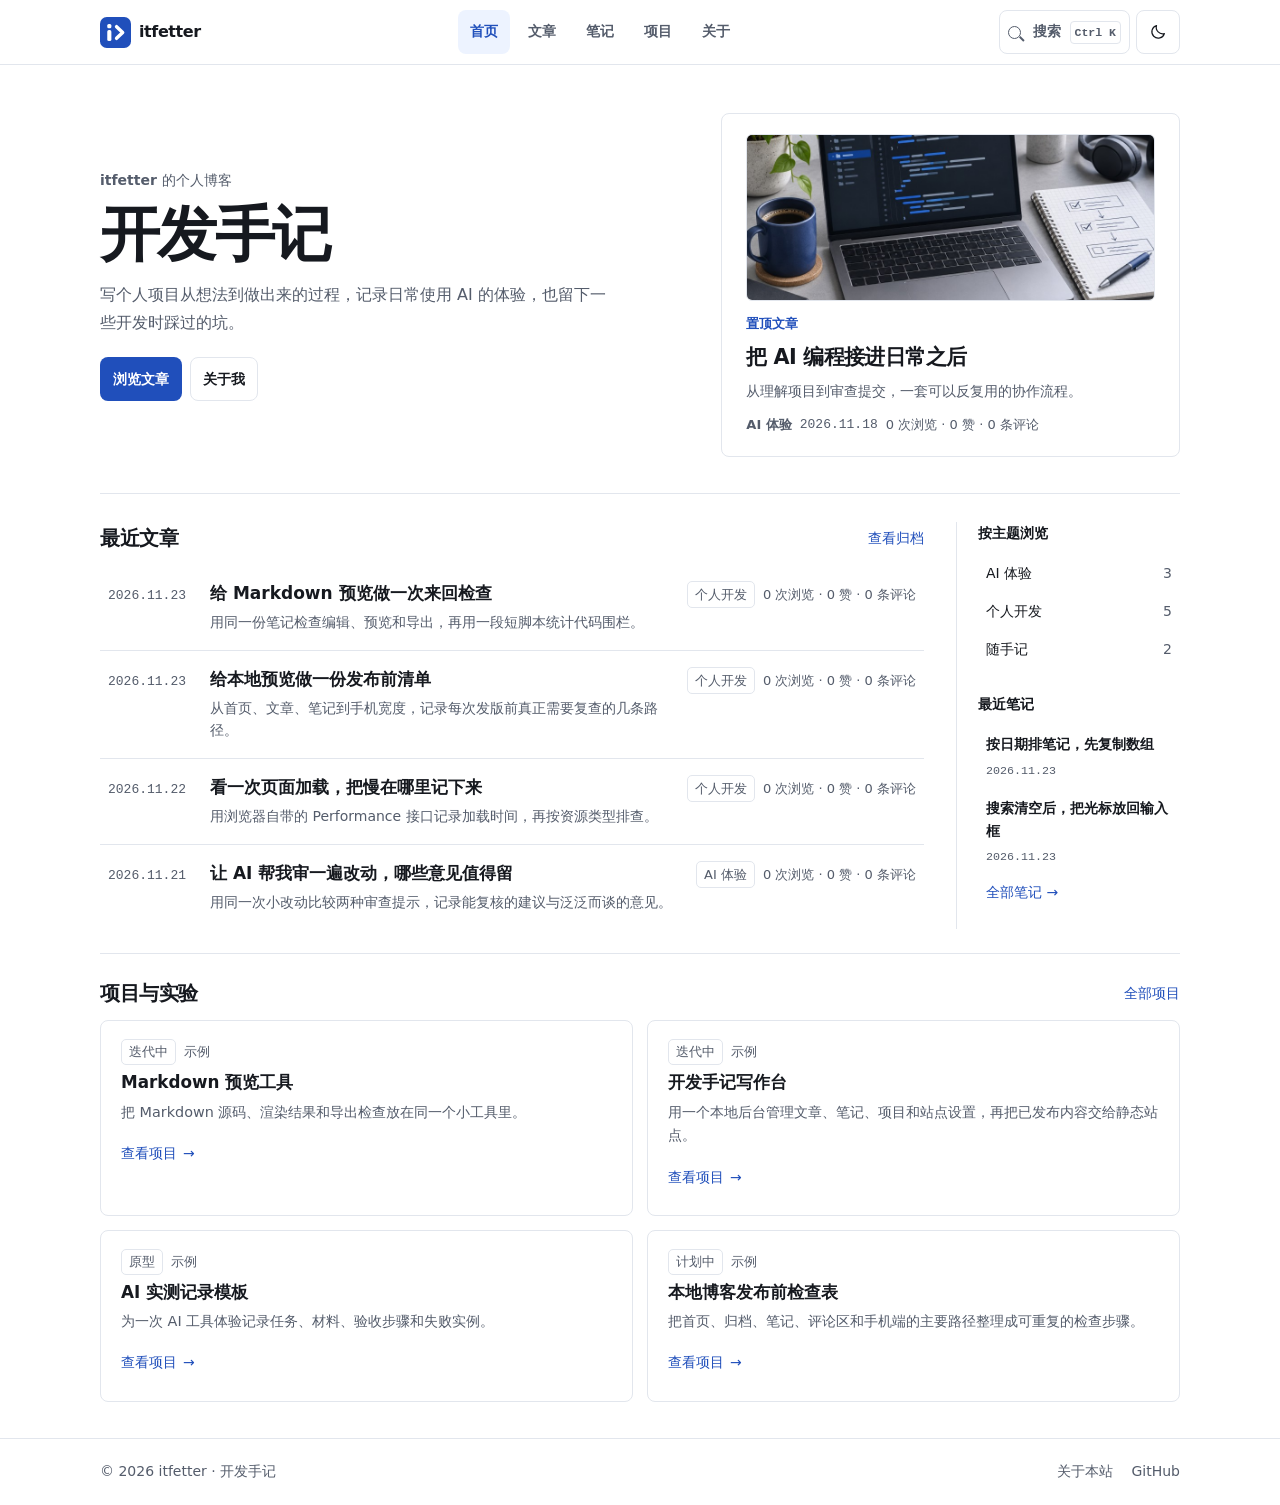
<file: index.html>
<!doctype html>
<html lang="zh-CN">
<head>
  <meta charset="utf-8">
  <meta name="viewport" content="width=device-width, initial-scale=1">
  <meta name="description" content="itfetter 的个人博客，记录个人开发、AI 工具实测和日常技术笔记。">
  <title>itfetter · 开发手记</title>
  <script>
    try {
      const saved = localStorage.getItem('itfetter-theme');
      if (saved) document.documentElement.dataset.theme = saved;
    } catch {}
  </script>
  <link rel="stylesheet" href="./styles.css">
  <link rel="icon" type="image/svg+xml" href="./assets/itfetter-icon.svg">
</head>
<body>
  <a class="skip" href="#main">跳到正文</a>
  <div class="progress" id="progress" aria-hidden="true"></div>
  <header class="header">
    <div class="wrap header-inner">
      <a class="brand" href="#home"><img class="mark" src="./assets/itfetter-icon.svg" alt="" width="31" height="31"><span id="brand-name">itfetter</span></a>
      <nav class="nav" aria-label="主导航"><a href="#home">首页</a><a href="#archive">文章</a><a href="#notes">笔记</a><a href="#projects">项目</a><a href="#about">关于</a></nav>
      <div class="tools">
        <button class="icon search-button" id="open-search" aria-label="站内搜索"><span class="lens" aria-hidden="true"></span><span>搜索</span><kbd aria-hidden="true">Ctrl K</kbd></button>
        <button class="icon" id="theme" aria-label="切换配色"></button>
      </div>
    </div>
    <div class="wrap" id="article-return" hidden><a class="back" href="#archive"><span aria-hidden="true">←</span>返回</a></div>
  </header>
  <main id="main" class="wrap" tabindex="-1"><noscript>请启用 JavaScript 浏览博客原型。</noscript></main>
  <footer><div class="wrap footer-inner"><span id="footer-brand"></span><div class="footer-links"><a href="#about">关于本站</a><a id="github-link" hidden>GitHub</a></div></div></footer>
  <dialog class="search-dialog" id="search" aria-labelledby="search-label">
    <div class="search-heading"><h2 id="search-label">站内搜索</h2><form method="dialog"><button class="icon" aria-label="关闭搜索">×</button></form></div>
    <div class="search-form"><span class="lens" aria-hidden="true"></span><input type="search" id="query" role="combobox" aria-autocomplete="list" aria-expanded="true" aria-controls="results" aria-label="搜索关键词" placeholder="输入标题、主题或关键词" autocomplete="off" autofocus></div>
    <p class="search-count" id="search-count" role="status"></p>
    <div class="search-results" id="results" role="listbox" aria-label="搜索结果"></div>
    <div class="search-help"><span><kbd>↑</kbd> <kbd>↓</kbd> 选择</span><span><kbd>Enter</kbd> 打开</span><span><kbd>Esc</kbd> 关闭</span></div>
  </dialog>
  <script src="./content.js"></script>
  <script src="./markdown.js"></script>
  <script>
    const {topics, posts, notes, projects, settings} = window.blogContent;
    const {escape:escapeHtml, blocks:markdownBlocks, render:renderMarkdown,coverImage} = window.blogMarkdown;
    posts.sort((a,b) => b.date.localeCompare(a.date));
    notes.sort((a,b) => b.date.localeCompare(a.date));
    document.querySelector('#brand-name').textContent = settings.author;
    document.querySelector('#footer-brand').textContent = `© ${new Date().getFullYear()} ${settings.author} · ${settings.title}`;
    document.querySelector('meta[name="description"]').content = settings.description;
    const github = document.querySelector('#github-link');
    if (settings.github) {
      github.href = settings.github;
      github.hidden = false;
    }

    const main = document.querySelector('main');
    const articleReturnBar = document.querySelector('#article-return');
    const articleBack = articleReturnBar.querySelector('a');
    const dialog = document.querySelector('#search');
    const query = document.querySelector('#query');
    const results = document.querySelector('#results');
    const searchCount = document.querySelector('#search-count');
    const theme = document.querySelector('#theme');
    const systemTheme = matchMedia('(prefers-color-scheme: dark)');
    const postLink = post => `#post/${post.id}`;
    const date = post => `<time datetime="${post.date}">${post.date.replaceAll('-', '.')}</time>`;
    const metadata = post => `<div class="meta"><span class="tag">${topics[post.topic]}</span>${date(post)}</div>`;
    const commentLabel = post => `${post.commentCount ?? 0} 条评论`;
    const engagementLabel = post => `${post.viewCount ?? 0} 次浏览 · ${post.likeCount ?? 0} 赞`;
    const cover = item => item.id === 'project-markdown-preview' && item.sample ?
      coverImage({cover:'assets/markdown-preview.jpg',coverAlt:'显示文档和预览分栏的电脑与纸质笔记本'}) : coverImage(item);
    const row = post => `<li><a class="row" href="${postLink(post)}">${date(post)}<div class="row-content"><strong>${escapeHtml(post.title)}</strong><small>${escapeHtml(post.summary)}</small></div><span class="row-meta"><span class="tag">${topics[post.topic]}</span><span class="article-counts">${engagementLabel(post)} <span aria-hidden="true">·</span> ${commentLabel(post)}</span></span></a></li>`;
    const progress = document.querySelector('#progress');
    let currentPage = '';
    let currentPost = '';
    let searchOptions = [];
    let selectedResult = -1;
    let pendingReturn;

    const noteLink = note => `#notes/${encodeURIComponent(note.id)}`;
    const projectLink = project => `#projects/${encodeURIComponent(project.id)}`;
    const sampleLabel = item => item.sample ? '<span>示例</span>' : '';

    function notesPage(key, category) {
      const kinds = [...new Set(notes.map(note => note.kind))];
      const selected = key === "category" ? kinds.find(kind => encodeURIComponent(kind) === category) : "";
      const visible = selected ? notes.filter(note => note.kind === selected) : notes;
      return `<div class="page-intro"><h1>开发笔记</h1><p>随手记下的开发做法、AI 实测和踩坑记录。</p></div>
        <div class="filter-bar"><nav class="filters" aria-label="按笔记类别筛选"><a class="pill" href="#notes"${selected ? "" : ' aria-current="true"'}>全部</a>${kinds.map(kind => `<a class="pill" href="#notes/category/${encodeURIComponent(kind)}"${kind === selected ? ' aria-current="true"' : ""}>${escapeHtml(kind)}</a>`).join("")}</nav><span class="subtle" role="status">${visible.length} 条笔记</span></div>
        <div class="note-list">${visible.map(note => {
          const active = noteLink(note) === location.hash;
          const heading = `<span class="meta">${date(note)}<span class="tag">${escapeHtml(note.kind)}</span>${sampleLabel(note)}</span><span class="note-title">${escapeHtml(note.title)}</span><span class="note-summary">${escapeHtml(note.text)}</span>`;
          return `<article class="note-entry"${active ? ' id="selected-note" tabindex="-1"' : ""}>${note.detail ? `<details${active ? " open" : ""}><summary>${heading}</summary><div class="note-detail reading">${renderMarkdown(markdownBlocks(note.detail),false,true)}</div></details>` : heading}</article>`;
        }).join("") || '<p class="subtle">暂无已发布的笔记。</p>'}</div>`;
    }

    function projectCards(items) {
      if (!items.length) return '<p class="subtle">暂无已发布项目。</p>';
      return `<div class="index-grid">${items.map(project => `<article class="index-card"><div class="meta"><span class="project-status">${escapeHtml(project.kind)}</span>${sampleLabel(project)}</div><h3>${escapeHtml(project.title)}</h3><p>${escapeHtml(project.text)}</p><a class="project-link" href="${projectLink(project)}">查看项目 <span aria-hidden="true">→</span><span class="sr-only"> ${escapeHtml(project.title)}</span></a></article>`).join("")}</div>`;
    }

    function projectsPage(key) {
      const project = projects.find(item => projectLink(item) === `#projects/${key}`);
      if (!project) return `<div class="page-intro"><h1>项目与实验</h1><p>记录小工具的实现过程、当前进度和下一步。</p></div>${projectCards(projects)}`;
      const related = posts.find(post => post.id === project.post);
      return `<article class="reading project-detail"><a class="quiet" href="#projects">← 全部项目</a>
        <div class="meta"><span class="project-status">${escapeHtml(project.kind)}</span>${sampleLabel(project)}</div>
        <h1>${escapeHtml(project.title)}</h1><p class="lede">${escapeHtml(project.text)}</p>
        ${project.url ? `<a class="secondary" href="${escapeHtml(project.url)}">访问项目 ↗</a>` : ""}
        ${cover(project)}${project.detail ? renderMarkdown(markdownBlocks(project.detail),false,true) : ""}
        ${related ? `<div class="related"><span class="subtle">相关手记</span><br><a href="${postLink(related)}">${escapeHtml(related.title)}</a></div>` : ""}</article>`;
    }

    function home() {
      const lead = posts.find(post => post.id === settings.featured);
      const latest = posts.filter(post => post !== lead).slice(0,4);
      return `<section class="hero" aria-labelledby="welcome">
        <div><p class="hero-author">${escapeHtml(settings.author)} 的个人博客</p><h1 id="welcome">${escapeHtml(settings.title)}</h1>
        <p class="hero-description">${escapeHtml(settings.description)}</p>
        <div class="actions"><a class="primary" href="#archive">浏览文章</a><a class="secondary" href="#about">关于我</a></div></div>
        ${lead ? `<a class="feature" href="${postLink(lead)}">${cover(lead)}<span class="feature-label">置顶文章</span><h2>${escapeHtml(lead.title)}</h2><p>${escapeHtml(lead.summary)}</p><div class="meta"><span class="tag">${topics[lead.topic]}</span>${date(lead)}<span class="article-counts">${engagementLabel(lead)} <span aria-hidden="true">·</span> ${commentLabel(lead)}</span></div></a>` : ''}
        </section>
        <div class="home-grid"><section class="section" aria-labelledby="latest-title"><div class="section-head"><h2 id="latest-title">最近文章</h2><a href="#archive">查看归档</a></div>${latest.length ? `<ul class="rows">${latest.map(row).join('')}</ul>` : '<p class="subtle">暂无最近文章。</p>'}</section>
        <aside class="home-aside" aria-label="主题和笔记"><section><h2>按主题浏览</h2><ul class="topic-list">${Object.entries(topics).map(([key, name]) => `<li><a href="#archive/${key}"><span>${name}</span><span>${posts.filter(post => post.topic === key).length}</span></a></li>`).join('')}</ul></section>
        ${notes.length ? `<section><h2>最近笔记</h2>${notes.slice(0,2).map(note => `<a class="aside-link" href="${noteLink(note)}"><strong>${escapeHtml(note.title)}</strong><small>${date(note)}</small></a>`).join("")}<a class="quiet" href="#notes">全部笔记 →</a></section>` : ""}</aside></div>
        <section class="section projects-section"><div class="section-head"><h2>项目与实验</h2><a href="#projects">全部项目</a></div>${projectCards(projects.slice(0,4))}</section>`;
    }

    function archive(topic) {
      const selected = Object.hasOwn(topics, topic) ? topic : '';
      const visible = posts.filter(post => !selected || post.topic === selected);
      const years = [...new Set(visible.map(post => post.date.slice(0,4)))];
      return `<div class="page-intro"><h1>文章归档</h1><p>个人开发、AI 工具体验和技术随手记。</p></div>
        <div class="filter-bar"><nav class="filters" aria-label="按主题筛选">${[['','全部'],...Object.entries(topics)].map(([key, name]) => `<a class="pill" href="#archive${key ? '/' + key : ''}"${key === selected ? ' aria-current="true"' : ''}>${name}</a>`).join('')}</nav><span class="subtle" role="status">${visible.length} 篇文章</span></div>
        ${years.map(year => `<section><h2 class="year">${year}</h2><ul class="rows">${visible.filter(post => post.date.startsWith(year)).map(row).join('')}</ul></section>`).join('') || '<p class="subtle year">这个主题暂无文章。</p>'}`;
    }

    function article(post) {
      const related = posts.find(item => item.topic === post.topic && item !== post);
      const body = renderMarkdown(markdownBlocks(post.body),true);
      const parsed = document.createElement('template');
      parsed.innerHTML = body;
      const links = [...parsed.content.querySelectorAll('[id^=section-]')].map((heading,i) =>
        `<li><a href="${postLink(post)}/${i + 1}"><span class="toc-index" aria-hidden="true">${i + 1}.</span><span>${escapeHtml(heading.textContent)}</span></a></li>`).join('');
      const discussion = `<a class="toc-comments" href="${postLink(post)}/comments"><span>讨论与评论</span><span class="comment-count" data-comment-count>${commentLabel(post)}</span></a>`;
      const toc = `${links ? `<ol>${links}</ol>` : ''}${discussion}`;
      return `<div class="article-grid"><article class="reading">${metadata(post)}<h1>${escapeHtml(post.title)}</h1><p class="lede">${escapeHtml(post.summary)}</p>${post.sample ? '<p class="meta">原型样稿</p>' : ''}
        <div class="article-engagement"><span data-view-count>${post.viewCount ?? 0} 次浏览</span><button type="button" class="secondary" aria-label="点赞文章" aria-pressed="false" disabled><span aria-hidden="true">♡</span><span data-like-label>点赞 ${post.likeCount ?? 0}</span></button><span role="status"></span></div>
        <details class="toc toc-inline"><summary>本文目录</summary><div>${toc}</div></details>${cover(post)}<div id="article-body">${body}</div>
        ${related ? `<div class="related"><span class="subtle">继续阅读</span><br><a href="${postLink(related)}">${escapeHtml(related.title)}</a></div>` : ''}
        <section class="article-comments" aria-labelledby="section-comments"><div class="discussion-heading"><h2 id="section-comments" tabindex="-1">讨论与评论</h2><span class="comment-count" data-comment-count>${commentLabel(post)}</span></div>
        <div class="comment-composer"><form class="comment-form" hidden><div class="comment-reply" hidden><strong></strong><button type="button">取消回复</button></div><label><span class="sr-only">评论内容</span><textarea name="body" rows="3" maxlength="2000" required placeholder="分享你的想法，或提一个问题"></textarea></label><div class="comment-form-actions"><label>昵称<input name="author" maxlength="40" autocomplete="nickname" required></label><button type="submit" class="primary">发表评论</button></div><p class="comment-feedback" data-compose-status role="status"></p></form></div>
        <p class="comment-feedback" role="status">正在加载评论…</p><button type="button" class="secondary comment-retry" hidden>重新加载</button><div class="comment-list"></div></section></article><nav class="toc" aria-label="本文目录"><strong>本文目录</strong>${toc}</nav></div>`;
    }

    function mountEngagement(post) {
      const panel = main.querySelector('.article-engagement');
      const view = panel.querySelector('[data-view-count]');
      const button = panel.querySelector('button');
      const status = panel.querySelector('[role=status]');
      const endpoint = `./api/post-stats?post=${encodeURIComponent(post.id)}`;
      let liked = false;

      async function update(action) {
        button.disabled = true;
        status.textContent = '';
        try {
          const response = await fetch(endpoint,{method:'POST',headers:{'Content-Type':'application/json'},body:JSON.stringify(action)});
          if (!response.ok) throw new Error();
          const result = await response.json();
          post.viewCount = result.viewCount;
          post.likeCount = result.likeCount;
          liked = result.liked;
          view.textContent = `${post.viewCount} 次浏览`;
          button.setAttribute('aria-pressed', String(liked));
          button.querySelector('[aria-hidden]').textContent = liked ? '♥' : '♡';
          button.querySelector('[data-like-label]').textContent = `${liked ? '已点赞' : '点赞'} ${post.likeCount}`;
          button.disabled = false;
        } catch {
          if (action === 'view') status.textContent = '实时统计暂不可用。';
          else {
            status.textContent = '点赞未保存，请重试。';
            button.disabled = false;
          }
        }
      }
      button.addEventListener('click', () => update(liked ? 'unlike' : 'like'));
      update('view');
    }

    function mountComments(post) {
      const section = main.querySelector('.article-comments');
      const counts = section.closest('.article-grid').querySelectorAll('[data-comment-count]');
      const endpoint = `./api/comments?post=${encodeURIComponent(post.id)}`;
      const form = section.querySelector('form');
      const list = section.querySelector('.comment-list');
      const status = section.querySelector('.comment-feedback');
      const retry = section.querySelector('.comment-retry');
      const reply = section.querySelector('.comment-reply');
      const home = form.parentElement;
      const feedback = form.querySelector('[data-compose-status]');
      const submit = form.querySelector('[type=submit]');
      let comments = [];
      let parent = '';
      let replyButton;
      const drafts = new Map();
      const dates = new Intl.DateTimeFormat('zh-CN', {dateStyle:'medium',timeStyle:'short'});

      function display(items) {
        comments = items;
        const replies = new Map();
        const threads = [];
        for (const item of items) {
          if (!item.parent) threads.push(item);
          else {
            if (!replies.has(item.parent)) replies.set(item.parent, []);
            replies.get(item.parent).push(item);
          }
        }
        const renderComment = item => {
          const body = escapeHtml(item.body).replace(/\x60([^\x60\n]+)\x60/g, '<code>$1</code>');
          return `<article class="comment" tabindex="-1" data-comment-id="${escapeHtml(item.id)}"><span class="comment-avatar" aria-hidden="true">${escapeHtml([...item.author][0] || '')}</span><div class="comment-content"><header><strong>${escapeHtml(item.author)}</strong>${item.sample ? '<span class="comment-sample">示例</span>' : ''}<time datetime="${escapeHtml(item.created)}">${dates.format(new Date(item.created))}</time></header><p>${body}</p>${item.parent ? '' : `<button type="button" class="comment-reply-button" aria-expanded="false" data-reply="${escapeHtml(item.id)}">回复<span class="sr-only"> ${escapeHtml(item.author)}</span></button>`}</div></article>`;
        };
        list.innerHTML = threads.length ? threads.map(item => {
          const children = replies.get(item.id);
          return `<div class="comment-thread">${renderComment(item)}${children ? `<div class="comment-children">${children.map(renderComment).join('')}</div>` : ''}</div>`;
        }).join('') : '<p class="comment-empty">还没有评论，欢迎留下第一条。</p>';
        post.commentCount = items.length;
        counts.forEach(count => { count.textContent = commentLabel(post); });
      }

      function setReply(item, button) {
        drafts.set(parent, form.elements.body.value);
        replyButton?.setAttribute('aria-expanded','false');
        replyButton = button;
        parent = item?.id || '';
        if (button) {
          button.setAttribute('aria-expanded','true');
          button.closest('.comment').after(form);
        } else home.append(form);
        form.classList.toggle('is-reply', Boolean(item));
        form.elements.body.value = drafts.get(parent) || '';
        form.elements.body.placeholder = item ? '写下你的回复' : '分享你的想法，或提一个问题';
        reply.hidden = !item;
        reply.querySelector('strong').textContent = item ? `回复 ${item.author}` : '';
        submit.textContent = item ? '发布回复' : '发表评论';
        feedback.textContent = '';
      }

      async function loadComments() {
        retry.hidden = true;
        status.textContent = '正在加载评论…';
        try {
          const response = await fetch(endpoint);
          if (!response.ok) throw new Error();
          display(await response.json());
          form.hidden = false;
          status.textContent = '';
        } catch {
          status.textContent = '评论暂时不可用。';
          retry.hidden = false;
        }
      }

      retry.addEventListener('click',loadComments);
      function cancelReply() {
        if (!replyButton || submit.disabled) return;
        const trigger = replyButton;
        setReply();
        trigger.focus();
      }
      reply.querySelector('button').addEventListener('click', cancelReply);
      list.addEventListener('click', event => {
        const button = event.target.closest('[data-reply]');
        if (button && !submit.disabled) {
          if (button === replyButton) { cancelReply(); return; }
          setReply(comments.find(item => item.id === button.dataset.reply),button);
          form.elements.body.focus();
        }
      });
      form.elements.body.addEventListener('keydown', event => {
        if (event.key === 'Enter' && (event.ctrlKey || event.metaKey) && !event.isComposing) {
          event.preventDefault();
          if (!submit.disabled) form.requestSubmit();
        }
      });
      form.addEventListener('keydown', event => {
        if (event.key === 'Escape' && replyButton && !event.isComposing) cancelReply();
      });
      form.addEventListener('submit', async event => {
        event.preventDefault();
        if (submit.disabled) return;
        const body = {...Object.fromEntries(new FormData(form)),parent};
        submit.disabled = true;
        feedback.textContent = '正在发布…';
        try {
          const response = await fetch(endpoint,{method:'POST',headers:{'Content-Type':'application/json'},body:JSON.stringify(body)});
          const result = await response.json();
          if (!response.ok) throw new Error(result.error || '发布失败，请重试。');
          form.elements.body.value = '';
          setReply();
          display(result);
          list.querySelector(`[data-comment-id="${CSS.escape(result.at(-1).id)}"]`)?.focus();
          status.textContent = '已发布。';
        } catch (error) {
          feedback.textContent = error instanceof SyntaxError || error instanceof TypeError ? '发布失败，请检查连接后重试。' : error.message;
        } finally { submit.disabled = false; }
      });
      loadComments();
    }

    function updateProgress() {
      const scrollable = document.documentElement.scrollHeight - window.innerHeight;
      const article = main.querySelector('.article-grid');
      progress.style.width = `${article && scrollable > 0 ? Math.min(100, Math.max(0, window.scrollY / scrollable * 100)) : 0}%`;
      if (!article) return;
      const headings = [...article.querySelectorAll('[id^=section-]')];
      const offset = parseFloat(getComputedStyle(headings[0]).scrollMarginTop) + 1;
      const comments = headings.at(-1);
      const atBottom = window.scrollY > 0 && window.scrollY >= scrollable - 2 && comments.getBoundingClientRect().top < window.innerHeight;
      const current = atBottom ? comments : headings.findLast(heading => heading.getBoundingClientRect().top <= offset);
      const currentHash = current ? `#post/${currentPost}/${current.id.slice('section-'.length)}` : '';
      for (const link of article.querySelectorAll('.toc a')) {
        if (link.hash === currentHash) link.setAttribute('aria-current','location');
        else link.removeAttribute('aria-current');
      }
    }

    function about() {
      const featured = posts.find(post => post.id === settings.featured);
      return `<div class="about-page"><header class="about-header">
        <p class="about-label">关于本站</p><h1>你好，我是 ${escapeHtml(settings.author)}</h1>
        <p class="lede">我喜欢把平时遇到的小麻烦做成工具。这里记下我是怎么做的，也聊聊把 AI 用进开发之后，哪些地方真的省了时间。</p>
        ${settings.github ? `<a class="secondary" href="${escapeHtml(settings.github)}">访问 GitHub <span aria-hidden="true">↗</span></a>` : ''}
        </header><div class="about-grid">
        ${settings.about.trim() ? `<section class="reading about-story" aria-labelledby="about-story"><h2 id="about-story">我在这里写什么</h2>${renderMarkdown(markdownBlocks(settings.about))}</section>` : ''}
        <nav class="about-links" aria-labelledby="about-links"><h2 id="about-links">从这里开始</h2>
        ${featured ? `<a class="about-feature" href="${postLink(featured)}"><span><small>推荐阅读</small><strong>${escapeHtml(featured.title)}</strong></span><span aria-hidden="true">→</span></a>` : ''}
        <a href="#archive"><span>文章归档</span><span aria-hidden="true">→</span></a>
        <a href="#notes"><span>开发笔记</span><span aria-hidden="true">→</span></a>
        <a href="#projects"><span>项目与实验</span><span aria-hidden="true">→</span></a>
        </nav></div></div>`;
    }

    function navigateToArticle(destination, searchText) {
      if (location.hash === destination) return;
      const sameArticle = currentPost && destination.split('/')[1] === currentPost;
      const previous = history.state?.articleReturn;
      // A table-of-contents jump keeps the article's original entry point.
      const articleReturn = sameArticle ? (previous && {...previous, steps:previous.steps + 1}) :
        {hash:location.hash || '#home', steps:1, top:window.scrollY, searchText};
      history.pushState({articleReturn}, '', destination);
      render();
    }

    function render() {
      const [page, key, section] = (location.hash.slice(1) || 'home').split('/');
      const post = page === 'post' && posts.find(item => item.id === key);
      const stayOnArticle = post && post.id === currentPost;
      const stayOnArchive = page === 'archive' && currentPage === 'archive';
      const filterNotes = page === 'notes' && currentPage === 'notes' && (!key || key === 'category');
      const returning = pendingReturn;
      pendingReturn = undefined;
      currentPage = page;
      currentPost = post ? post.id : '';
      articleReturnBar.hidden = !post;
      main.classList.toggle('article-page',Boolean(post));
      if (post) articleBack.href = history.state?.articleReturn?.hash || '#archive';
      const current = page === 'post' ? 'archive' : page;
      document.querySelectorAll('.nav a').forEach(link => {
        if (link.hash === `#${current}`) link.setAttribute('aria-current','page');
        else link.removeAttribute('aria-current');
      });
      document.title = `${post ? post.title : ({archive:'文章归档',notes:'开发笔记',projects:'项目与实验',about:'关于本站'})[page] || settings.title} · ${settings.author}`;
      if (page === 'home') main.innerHTML = home();
      else if (page === 'archive') main.innerHTML = archive(key);
      else if (post) {
        if (!stayOnArticle) {
          main.innerHTML = article(post);
          mountComments(post);
          mountEngagement(post);
        }
      }
      else if (page === 'notes') main.innerHTML = notesPage(key, section);
      else if (page === 'projects') main.innerHTML = projectsPage(key);
      else if (page === 'about') main.innerHTML = about();
      else main.innerHTML = '<div class="page-intro"><h1>没有找到这个页面</h1><a class="quiet" href="#archive">浏览文章归档</a></div>';
      const heading = post && section ? document.getElementById(`section-${section}`) : main.querySelector('#selected-note');
      if (returning) {
        main.focus({preventScroll:true});
        window.scrollTo(0, returning.top);
        if (returning.searchText !== undefined) openSearch(returning.searchText);
      } else if (heading) {
        heading.focus({preventScroll:true});
        heading.scrollIntoView({behavior:matchMedia('(prefers-reduced-motion: reduce)').matches ? 'instant' : 'smooth'});
      } else if (stayOnArchive || filterNotes) {
        main.querySelector('.pill[aria-current]').focus({preventScroll:true});
      } else {
        main.focus({preventScroll:true});
        window.scrollTo(0,0);
      }
      updateProgress();
    }

    function search() {
      const terms = query.value.trim().toLowerCase().split(/\s+/).filter(Boolean);
      const articleResults = posts.map(post => ({title:post.title, href:postLink(post), label:`文章 · ${topics[post.topic]}`, text:[post.summary, post.body]}));
      const records = terms.length ? [
        ...articleResults,
        ...notes.map(note => ({title:note.title, href:noteLink(note), label:`笔记 · ${note.kind}`, text:[note.text, note.detail]})),
        ...projects.map(project => ({title:project.title, href:projectLink(project), label:`项目 · ${project.kind}`, text:[project.text, project.detail]}))
      ] : articleResults;
      const matches = records.filter(item => {
        const text = [item.title, item.label, ...item.text].join(' ').toLowerCase();
        return terms.every(term => text.includes(term));
      });
      searchOptions = matches;
      selectedResult = -1;
      query.removeAttribute('aria-activedescendant');
      searchCount.textContent = terms.length ? `${matches.length} 条匹配` : '最近文章';
      results.innerHTML = matches.map((item, index) => `<div role="option" aria-selected="false" id="search-result-${index}" data-result="${index}"><strong>${escapeHtml(item.title)}</strong><small>${escapeHtml(item.label)}</small></div>`).join('');
      results.hidden = !matches.length;
      results.scrollTop = 0;
      query.setAttribute('aria-expanded', String(matches.length > 0));
      const empty = dialog.querySelector('.search-empty');
      if (empty) empty.remove();
      if (!matches.length) results.insertAdjacentHTML('afterend','<div class="search-empty"><p>没有找到匹配的文章、笔记或项目。</p><button type="button" class="secondary" id="reset-search">清空搜索</button></div>');
    }

    function openSearch(searchText = '') {
      if (dialog.open) return;
      query.value = searchText;
      search();
      dialog.showModal();
    }

    function updateThemeButton() {
      const dark = document.documentElement.dataset.theme === 'dark' || (!document.documentElement.dataset.theme && systemTheme.matches);
      theme.innerHTML = dark
        ? '<svg viewBox="0 0 24 24" aria-hidden="true"><circle cx="12" cy="12" r="4"/><path d="M12 2v2m0 16v2M2 12h2m16 0h2M5 5l1.5 1.5m11 11L19 19M19 5l-1.5 1.5m-11 11L5 19"/></svg>'
        : '<svg viewBox="0 0 24 24" aria-hidden="true"><path d="M20.5 14a8.5 8.5 0 0 1-10.5-10.5A8.5 8.5 0 1 0 20.5 14Z"/></svg>';
      theme.setAttribute('aria-label', dark ? '切换浅色模式' : '切换深色模式');
      theme.title = theme.getAttribute('aria-label');
    }

    theme.addEventListener('click', () => {
      const mode = document.documentElement.dataset.theme || (systemTheme.matches ? 'dark' : 'light');
      const next = mode === 'dark' ? 'light' : 'dark';
      document.documentElement.dataset.theme = next;
      try { localStorage.setItem('itfetter-theme', next); } catch {}
      updateThemeButton();
    });
    systemTheme.addEventListener('change', updateThemeButton);
    document.querySelector('#open-search').addEventListener('click', () => openSearch());
    query.addEventListener('input', search);
    function openResult(index) {
      const destination = searchOptions[index].href;
      dialog.close();
      if (location.hash === destination) main.focus({preventScroll:true});
      else if (destination.startsWith('#post/')) navigateToArticle(destination, query.value);
      else location.hash = destination;
    }

    results.addEventListener('click', event => {
      const option = event.target.closest('[data-result]');
      if (option) openResult(Number(option.dataset.result));
    });
    dialog.addEventListener('click', event => {
      if (event.target.id === 'reset-search') {
        query.value = '';
        query.focus();
        search();
      }
      if (event.target === dialog) {
        const rect = dialog.getBoundingClientRect();
        if (event.clientX < rect.left || event.clientX > rect.right || event.clientY < rect.top || event.clientY > rect.bottom) dialog.close();
      }
    });
    query.addEventListener('keydown', event => {
      if (!searchOptions.length || event.isComposing) return;
      if (event.key === 'Enter') {
        event.preventDefault();
        openResult(Math.max(0, selectedResult));
      }
      if (event.key === 'ArrowDown' || event.key === 'ArrowUp') {
        event.preventDefault();
        const count = searchOptions.length;
        const previous = results.children[selectedResult];
        if (previous) previous.setAttribute('aria-selected','false');
        selectedResult = event.key === 'ArrowDown' ? (selectedResult + 1) % count : (selectedResult <= 0 ? count - 1 : selectedResult - 1);
        const next = results.children[selectedResult];
        next.setAttribute('aria-selected','true');
        query.setAttribute('aria-activedescendant', next.id);
        next.scrollIntoView({block:'nearest'});
      }
    });
    document.addEventListener('keydown', event => {
      const command = (event.ctrlKey || event.metaKey) && event.key.toLowerCase() === 'k';
      const slash = event.key === '/' && !event.target.closest('input,textarea,[contenteditable]');
      if (command || slash) {
        event.preventDefault();
        openSearch();
      }
    });
    document.querySelector('.skip').addEventListener('click', event => {
      event.preventDefault();
      main.focus();
    });
    main.addEventListener('click', async event => {
      const link = event.target.closest('a');
      if (link && event.button === 0 && !event.defaultPrevented && !event.altKey && !event.ctrlKey && !event.metaKey && !event.shiftKey) {
        const destination = link.getAttribute('href');
        if (destination?.startsWith('#post/')) {
          event.preventDefault();
          navigateToArticle(destination);
          return;
        }
      }
      const copy = event.target.closest('[data-copy]');
      if (!copy) return;
      try {
        await navigator.clipboard.writeText(copy.closest('.code-panel').querySelector('code').textContent);
        copy.textContent = '已复制';
      } catch { copy.textContent = '请手动复制'; }
    });
    articleBack.addEventListener('click', event => {
      if (event.button !== 0 || event.altKey || event.ctrlKey || event.metaKey || event.shiftKey) return;
      const previous = history.state?.articleReturn;
      if (!previous) return;
      event.preventDefault();
      pendingReturn = previous;
      history.go(-previous.steps);
    });
    window.addEventListener('scroll', updateProgress, {passive:true});
    window.addEventListener('resize', updateProgress);
    window.addEventListener('hashchange', render);
    updateThemeButton();
    render();
  </script>
</body>
</html>
</file>
<file: styles.css>
:root {
  --admin-header-height:64px;
  --article-back-height:44px;
  --article-shell:1000px;
  color-scheme:light;
  --bg:#fff;--surface:#fff;--subtle:#f7f8fa;--hover:#f1f3f6;
  --ink:#16191f;--muted:#545c6b;--line:#e2e6ed;--strong-line:#cdd3de;
  --accent:#204fbb;--accent-hover:#194298;--selected:#edf3ff;--on-accent:#fff;--danger-ink:#a32332;
  --mono:ui-monospace,SFMono-Regular,Consolas,monospace
}
:root[data-theme=dark] {
  color-scheme:dark;
  --bg:#15171b;--surface:#1a1d23;--subtle:#20242b;--hover:#272c34;
  --ink:#f0f2f5;--muted:#b2bac7;--line:#303641;--strong-line:#465063;
  --accent:#9bb9ff;--accent-hover:#c1d2ff;--selected:#252f45;--on-accent:#101a2f;--danger-ink:#ff9ca1
}
@media(prefers-color-scheme:dark){
  :root:not([data-theme]){
    color-scheme:dark;
    --bg:#15171b;--surface:#1a1d23;--subtle:#20242b;--hover:#272c34;
    --ink:#f0f2f5;--muted:#b2bac7;--line:#303641;--strong-line:#465063;
    --accent:#9bb9ff;--accent-hover:#c1d2ff;--selected:#252f45;--on-accent:#101a2f;--danger-ink:#ff9ca1
  }
}
*{box-sizing:border-box}
body{margin:0;background:var(--bg);color:var(--ink);font:1rem/1.65 system-ui,-apple-system,"Segoe UI","Microsoft YaHei",sans-serif}
h1,h2,h3,p{margin:0}
a{color:inherit;text-decoration:none}
button,input,textarea,select{font:inherit}
button{color:inherit;cursor:pointer}
button:disabled{cursor:default;opacity:.5}
a,button,summary{transition:background-color .16s,color .16s,border-color .16s}
:focus-visible{outline:2px solid var(--accent);outline-offset:3px}
::selection{background:var(--selected);color:var(--ink)}
.wrap{width:min(1080px,calc(100% - 64px));margin-inline:auto}
.mono, time, kbd{font-family:var(--mono);font-variant-numeric:tabular-nums}
.subtle{color:var(--muted);font-size:.875rem}
.skip{position:fixed;top:10px;left:10px;transform:translateY(-180%);background:var(--surface);padding:8px;z-index:10}
.skip:focus{transform:none}
.header{position:sticky;top:0;z-index:5;background:var(--bg);border-bottom:1px solid var(--line)}
.header-inner{display:flex;align-items:center;justify-content:space-between;gap:10px;min-height:64px}
.brand{display:inline-flex;align-items:center;gap:8px;font-weight:750;letter-spacing:-.025em}
.mark{display:block;flex:none}
.nav,.tools,.actions,.filters{display:flex;align-items:center;gap:6px}
.nav a,.icon,.primary,.secondary,.pill{min-height:44px;display:inline-flex;align-items:center;justify-content:center;border-radius:8px;padding:6px 12px;white-space:nowrap;font-size:.875rem;font-weight:600}
.nav a{color:var(--muted)}
.nav a:hover,.icon:hover,.secondary:hover,.pill:hover{background:var(--hover);color:var(--ink)}
.nav a[aria-current=page],.pill[aria-current=true]{background:var(--selected);color:var(--accent)}
.icon,.secondary,.pill{border:1px solid var(--line);background:var(--surface)}
.icon{min-width:44px;padding-inline:8px}
.icon svg{width:18px;height:18px;fill:none;stroke:currentColor;stroke-width:1.6;stroke-linecap:round;stroke-linejoin:round}
.search-button{gap:9px;color:var(--muted)}
.lens{display:inline-block;flex:none;width:13px;height:13px;border:1.5px solid currentColor;border-radius:50%;position:relative;margin-right:3px}
.lens:after{content:"";position:absolute;width:6px;height:1.5px;background:currentColor;right:-5px;bottom:-2px;transform:rotate(45deg)}
kbd{font-size:.72rem;color:var(--muted);border:1px solid var(--line);border-radius:4px;padding:1px 4px;white-space:nowrap}
.primary{border:1px solid transparent;background:var(--accent);color:var(--on-accent)}
.primary:hover:not(:disabled){background:var(--accent-hover)}
.primary:active:not(:disabled),.secondary:active,.icon:active{transform:translateY(1px)}
main{min-height:72vh;padding-bottom:36px}
main:focus{outline:none}
.hero{display:grid;grid-template-columns:minmax(0,1.25fr) minmax(0,1fr);align-items:center;gap:48px;padding:48px 0 36px}
.hero-author{font-size:.875rem;font-weight:550;color:var(--muted)}
.hero h1{font-size:clamp(2.4rem,5vw,3.75rem);font-weight:700;line-height:1.16;letter-spacing:-.045em;margin:8px 0 12px;overflow-wrap:anywhere}
.hero-description{color:var(--muted);max-width:32em;line-height:1.75}
.actions{gap:8px;margin-top:20px;flex-wrap:wrap}
.feature{display:flex;flex-direction:column;gap:8px;padding:20px 24px;border:1px solid var(--line);border-radius:8px;background:var(--surface);overflow-wrap:anywhere}
.feature:hover{background:var(--subtle)}
.feature-label{font-size:.8125rem;font-weight:700;color:var(--accent)}
.feature h2{font-size:1.3rem;line-height:1.45;letter-spacing:-.025em}
.feature:hover h2,.row:hover strong{color:var(--accent)}
.feature p,.row small{font-size:.875rem;color:var(--muted)}
.feature .meta{margin-top:3px}
.cover-image{display:block;width:100%;height:auto;object-fit:cover;background:var(--subtle);border:1px solid var(--line);border-radius:6px}
.cover-image[hidden]{display:none}
.feature .cover-image{aspect-ratio:2.45;width:100%;height:auto;margin-bottom:4px}
.meta{display:flex;align-items:center;flex-wrap:wrap;gap:8px;color:var(--muted);font-size:.8125rem}
.tag{color:var(--muted);font-size:.8125rem;font-weight:650}
.home-grid{display:grid;grid-template-columns:minmax(0,1fr) 224px;gap:32px;border-top:1px solid var(--line);padding-top:28px}
.section-head{display:flex;justify-content:space-between;align-items:center;gap:12px;margin-bottom:10px}
.section-head h2{font-size:1.25rem;letter-spacing:-.025em}
.section-head a,.back,.related a,.prose-link,.quiet{color:var(--accent);font-size:.875rem}
.section-head a:hover,.back:hover,.related a:hover,.prose-link:hover,.quiet:hover{text-decoration:underline;text-underline-offset:4px}
.home-aside{border-left:1px solid var(--line);padding-left:21px}
.home-aside section + section{margin-top:24px}
.home-aside h2{font-size:.9rem;margin-bottom:9px}
.topic-list,.rows{padding:0;margin:0;list-style:none}
.topic-list a,.aside-link{display:flex;justify-content:space-between;gap:8px;padding:7px 8px;border-radius:7px;font-size:.875rem;min-height:38px}
.topic-list a span:last-child,.aside-link small{color:var(--muted);font-variant-numeric:tabular-nums}
.topic-list a:hover,.aside-link:hover{background:var(--hover);color:var(--accent)}
.aside-link{display:block;padding-block:8px}
.aside-link small{display:block;margin-top:4px}
.home-aside .quiet{display:inline-block;margin:6px 8px}
.row{display:grid;grid-template-columns:6.25rem minmax(0,1fr) auto;align-items:baseline;gap:16px;padding:16px 8px;border-radius:6px}
.rows li + li{border-top:1px solid var(--line)}
.row:hover{background:var(--subtle)}
.row time{font-size:.8125rem;color:var(--muted)}
.row-content{overflow-wrap:anywhere}
.row strong{font-size:1.0625rem;font-weight:650;line-height:1.45}
.row small{display:block;line-height:1.6;margin-top:4px}
.row-meta{display:flex;align-items:baseline;justify-content:flex-end;gap:12px}
.row-meta .tag{padding:2px 7px;border:1px solid var(--line);border-radius:5px;font-weight:500}
.comment-count{color:var(--muted);font-size:.8125rem;font-variant-numeric:tabular-nums;white-space:nowrap}
.article-counts,.article-engagement{font-size:.8125rem;color:var(--muted);font-variant-numeric:tabular-nums}
.article-counts{white-space:nowrap}
.home-grid .row{grid-template-columns:5.75rem minmax(0,1fr) auto;gap:10px}
.home-grid .row-meta{flex-wrap:wrap;gap:4px 8px}
.projects-section{border-top:1px solid var(--line);margin-top:24px;padding-top:23px}
.page-intro{padding:44px 0 21px}
.page-intro h1,.reading h1{font-size:clamp(2rem,4.4vw,2.875rem);line-height:1.2;letter-spacing:-.035em;font-weight:700;margin-bottom:12px;overflow-wrap:anywhere}
.page-intro p,.reading .lede{color:var(--muted)}
.filter-bar{display:flex;justify-content:space-between;align-items:center;gap:12px;padding:8px 0 16px}
.filters{flex-wrap:wrap}
.pill{min-height:38px;font-weight:600}
.pill[aria-current=true]{border-color:var(--selected)}
.year{margin:16px 0 0;color:var(--muted);font:600 .95rem var(--mono)}
h2.year{padding-bottom:8px;border-bottom:1px solid var(--line)}
.index-grid{display:grid;grid-template-columns:repeat(2,minmax(0,1fr));gap:14px}
.index-card{border:1px solid var(--line);border-radius:8px;background:var(--surface);padding:18px 20px;min-width:0;overflow-wrap:anywhere}
.index-card h3{font-size:1.05rem;margin:4px 0}
.index-card p{color:var(--muted);font-size:.9rem;margin:0 0 9px}
.index-card a{color:var(--accent);font-size:.875rem}
.project-status{display:inline-flex;align-items:center;border:1px solid var(--line);border-radius:5px;padding:1px 7px;color:var(--muted)}
.project-link{display:inline-flex;align-items:center;gap:6px;min-height:40px}
.project-link:hover{text-decoration:underline;text-underline-offset:4px}
.project-detail .meta{margin-top:18px}
.project-detail .secondary{margin-bottom:12px}
.note-list{max-width:760px;border-top:1px solid var(--line)}
.note-entry{border-bottom:1px solid var(--line);padding:0 14px;overflow-wrap:anywhere;scroll-margin-top:112px}
.note-entry>details>summary{display:grid;gap:4px;position:relative;cursor:pointer;list-style:none;padding:15px 32px 15px 0}
.note-entry>details>summary::-webkit-details-marker{display:none}
.note-entry>details>summary::after{content:"+";position:absolute;right:2px;top:22px;color:var(--accent);font-size:1.125rem}
.note-entry>details[open]>summary::after{content:"−"}
.note-entry>details>summary:hover .note-title{color:var(--accent)}
.note-entry:not(:has(details)){padding-block:15px}
.note-title,.note-summary{display:block}
.note-title{font-size:1.0625rem;font-weight:650}
.note-summary{color:var(--muted);font-size:.9rem}
.note-detail.reading{width:100%;margin:0 0 16px;padding:12px 0 0;border-top:1px solid var(--line)}
.note-detail p:last-child{margin-bottom:0}
.progress{position:fixed;top:0;left:0;height:2px;width:0;background:var(--accent);z-index:6;pointer-events:none}
.article-page.wrap,#article-return.wrap{max-width:var(--article-shell)}
.article-grid{--article-anchor-top:calc(84px + var(--article-back-height));display:grid;grid-template-columns:minmax(0,728px) minmax(0,232px);gap:40px;align-items:start}
.reading{width:min(720px,100%);padding:36px 0 28px;margin-inline:auto}
.article-grid>.reading{width:100%;margin:0;padding-top:24px;min-width:0}
.back{display:inline-flex;align-items:center;gap:7px;min-height:var(--article-back-height);padding-inline-end:12px}
.back span{font-size:1.05em}
.about-page{width:min(920px,100%);margin-inline:auto;padding:40px 0 28px}
.about-header{padding:clamp(20px,4vw,36px);border:1px solid var(--line);border-radius:10px;background:var(--subtle);overflow-wrap:anywhere}
.about-label{margin-bottom:8px;color:var(--accent);font-size:.875rem;font-weight:650}
.about-header h1{font-size:clamp(1.9rem,4.4vw,3rem);font-weight:700;line-height:1.2;letter-spacing:-.035em}
.about-header .lede{max-width:44ch;margin:12px 0 0;color:var(--muted);font-size:1.0625rem}
.about-header .secondary{gap:8px;margin-top:18px}
.about-grid{display:grid;grid-template-columns:minmax(0,1fr) minmax(0,280px);align-items:start;gap:36px;margin-top:30px}
.about-story{width:100%;padding:0;min-width:0}
.about-story>h2:first-child,.about-links h2{margin:0 0 12px;font-size:1.2rem}
.about-links{grid-column:2;min-width:0;border-inline-start:1px solid var(--line);padding-inline-start:20px}
.about-links:only-child{grid-column:1}
.about-links a{display:flex;align-items:center;justify-content:space-between;gap:8px;min-height:44px;padding:7px 10px;border-radius:6px;overflow-wrap:anywhere}
.about-links a:hover{background:var(--hover);color:var(--accent)}
.about-links a>span:last-child{flex:none;color:var(--accent)}
.about-links .about-feature{margin-bottom:6px;border:1px solid var(--line);background:var(--surface)}
.about-feature small,.about-feature strong{display:block}
.about-feature small{margin-bottom:2px;color:var(--accent);font-size:.8125rem}
.reading .meta{margin-bottom:9px}
.reading .lede{font-size:1.125rem;margin:12px 0 16px}
.article-engagement{display:flex;align-items:center;flex-wrap:wrap;gap:8px 12px;margin:12px 0 20px}
.article-engagement button{gap:6px}
.article-engagement button[aria-pressed=true]{color:var(--accent);background:var(--selected);border-color:var(--accent)}
.reading .cover-image{aspect-ratio:2.1;width:100%;height:auto;margin:20px 0 24px}
.reading .article-image{display:block;max-width:100%;height:auto;margin-block:12px;border-radius:6px}
.reading p{line-height:1.8;margin-bottom:14px;overflow-wrap:anywhere}
.reading h2{font-size:1.4rem;margin:25px 0 8px;letter-spacing:-.025em}
.article-grid .reading :is(h2,h3,h4,h5,h6){scroll-margin-top:var(--article-anchor-top)}
.toc{font-size:.875rem;line-height:1.5;color:var(--muted)}
.article-grid>.toc{position:sticky;top:var(--article-anchor-top);margin-top:24px;padding-inline-start:16px;border-inline-start:1px solid var(--line);max-height:calc(100dvh - var(--article-anchor-top) - 16px);overflow:auto}
.toc strong{display:block;color:var(--ink);margin:0 8px 8px;font-size:.8125rem}
.toc ol{list-style:none;margin:0;padding:0}
.toc a{display:block;padding:6px 8px;border-radius:6px;overflow-wrap:anywhere}
.toc li a{display:grid;grid-template-columns:1.25em minmax(0,1fr);gap:4px}
.toc-index{font-variant-numeric:tabular-nums}
.toc a:focus-visible{outline-offset:-2px}
.toc a:hover{background:var(--hover)}
.toc a[aria-current=location]{background:var(--selected);color:var(--accent)}
.toc .toc-comments{display:flex;justify-content:space-between;flex-wrap:wrap;gap:4px 12px}
.toc ol+.toc-comments{border-top:1px solid var(--line);margin-top:8px;padding-top:8px}
.toc-comments .comment-count{color:inherit}
.article-grid .toc-inline{display:none}
.related{border-top:1px solid var(--line);padding-top:16px;margin-top:24px}
.code-panel{border:1px solid var(--line);border-radius:9px;background:var(--subtle);overflow:hidden;margin:12px 0 20px}
.code-bar{border-bottom:1px solid var(--line);display:flex;align-items:center;justify-content:space-between;padding:4px 12px}
.code-bar button{border:0;border-radius:6px;background:transparent;padding:5px 9px;color:var(--accent);min-height:36px}
.code-bar button:hover{background:var(--hover)}
pre{overflow:auto;margin:0;padding:11px 14px;font:.875rem/1.7 var(--mono)}
.table-scroll{overflow:auto;margin:10px 0 18px}
.table-scroll table{width:100%;border-collapse:collapse;font-size:.9rem}
.table-scroll caption{text-align:left;margin-bottom:6px;color:var(--muted)}
.table-scroll th,.table-scroll td{min-width:92px;text-align:left;border-bottom:1px solid var(--line);padding:9px 10px;overflow-wrap:anywhere}
.table-scroll [data-align=center]{text-align:center}
.table-scroll [data-align=right]{text-align:right}
.table-scroll thead{background:var(--subtle)}
.reading :is(h3,h4,h5,h6){margin:18px 0 8px}
:is(.reading,.editor-preview) blockquote{margin:16px 0;padding:7px 13px;border-left:2px solid var(--strong-line);color:var(--muted)}
.markdown-callout{margin:16px 0;padding:12px 16px;border:1px solid var(--line);border-radius:6px;background:var(--selected);line-height:1.8;overflow-wrap:anywhere}
:is(.reading,.editor-preview) :not(pre)>code{font-size:.875em;background:var(--subtle);padding:2px 4px;border-radius:4px}
.admin-header{display:flex;align-items:center;justify-content:space-between;gap:12px;min-height:var(--admin-header-height)}
.admin-header-actions{display:flex;gap:8px}
.admin-login{max-width:390px;margin:clamp(28px,8vh,80px) auto;padding:clamp(18px,5vw,28px);border:1px solid var(--line);border-radius:12px;background:var(--surface)}
.admin-login h1{font-size:1.6rem;margin-bottom:4px}
.admin-form{display:grid;gap:7px;margin-top:18px}
.admin-form label{font-weight:600;font-size:.9rem}
.admin-form input{width:100%;padding:8px 10px;border:1px solid var(--strong-line);border-radius:8px;background:var(--bg);color:var(--ink);margin-bottom:5px}
.admin-form .primary{margin-top:4px}
.form-error{font-size:.875rem;font-weight:650;margin-bottom:3px}
.admin-layout{display:grid;grid-template-columns:170px minmax(0,1fr);min-height:75vh;gap:28px}
.admin-sidebar{padding:23px 14px 24px 0;border-right:1px solid var(--line)}
.admin-sidebar h1{font-size:1rem;padding:0 9px 11px}
.admin-nav{display:grid;gap:4px}
.admin-nav button,.admin-back,.admin-item-title,.admin-row-actions button{border:0;background:transparent;text-align:left;padding:7px 9px;border-radius:7px}
.admin-nav button{font-size:.9rem;min-height:44px;color:var(--muted);font-weight:650}
.admin-nav button:hover,.admin-row-actions button:hover{background:var(--hover)}
.admin-nav button[aria-current]{color:var(--accent);background:var(--selected)}
.admin-workspace{padding-top:23px;min-width:0}
.admin-page-head{display:flex;align-items:center;justify-content:space-between;gap:16px;margin-bottom:20px}
.admin-page-head h2{font-size:1.65rem;font-weight:700;letter-spacing:-.025em}
.admin-page-head p,.admin-card p,.admin-metric small,.admin-filters label{color:var(--muted);font-size:.875rem}
.admin-metrics{display:grid;grid-template-columns:repeat(3,minmax(0,1fr));gap:12px;margin-bottom:14px}
.admin-card,.admin-list,.admin-metric{border:1px solid var(--line);border-radius:10px;background:var(--surface)}
.admin-metric{text-align:left;padding:14px;display:grid;gap:2px}
.admin-metric:hover{border-color:var(--strong-line);background:var(--subtle)}
.admin-metric strong{font:700 1.55rem var(--mono)}
.admin-metric span{font-size:.9rem;font-weight:650}
.admin-card{padding:16px;margin-bottom:12px;display:grid;gap:10px}
.admin-card>.secondary{justify-self:start}
.admin-card h3{font-size:1.06rem}
.password-settings summary{cursor:pointer;width:fit-content;font-weight:650}
.password-settings form{display:grid;gap:12px;max-width:380px;margin-top:4px}
.password-settings .primary{justify-self:start}
.admin-filters{display:flex;align-items:end;flex-wrap:wrap;gap:8px 16px;padding:16px;border-bottom:1px solid var(--line);background:var(--subtle);border-radius:10px 10px 0 0}
.admin-query{flex:1 1 200px;max-width:320px}
.admin-query input{min-height:44px}
#item-status{padding:0;border:0;margin:0;min-inline-size:0;max-width:100%}
#item-status legend{margin-bottom:4px;padding:0;color:var(--muted);font-size:.875rem}
#item-status>div{display:flex;flex-wrap:wrap;gap:4px}
#item-status label{position:relative;display:block}
#item-status input{position:absolute;width:1px;height:1px;margin:0;opacity:0}
#item-status span{display:flex;align-items:center;min-height:44px;padding:0 10px;border:1px solid transparent;border-radius:7px;cursor:pointer}
#item-status span:hover{background:var(--hover)}
#item-status input:checked+span{background:var(--selected);color:var(--accent);border-color:var(--strong-line);font-weight:650}
#item-status input:focus-visible+span{outline:2px solid var(--accent);outline-offset:2px}
.admin-filters label,.admin-field{display:grid;gap:4px;min-width:0}
.admin-filters #item-count{margin-left:auto;padding-bottom:7px}
.admin-query input,.admin-field :is(input,select,textarea){border:1px solid var(--strong-line);border-radius:7px;padding:8px 12px;width:100%;background:var(--bg);color:var(--ink);font-weight:400}
.admin-field{font-size:.9rem;font-weight:650}
.admin-field textarea{min-height:73px;resize:vertical}
.admin-list ul{padding:0;margin:0;list-style:none}
.admin-list li{display:grid;grid-template-columns:minmax(0,1fr) auto auto;align-items:center;gap:12px;padding:12px}
.admin-list li+li{border-top:1px solid var(--line)}
.admin-item-title{font-weight:650;max-width:100%;overflow-wrap:anywhere;color:var(--ink);padding-block:0}
.admin-list small{display:block;padding-left:9px;color:var(--muted)}
.admin-list .admin-article-stats{display:flex;flex-wrap:wrap;gap:4px 12px;margin-top:4px;font-size:.8125rem;font-variant-numeric:tabular-nums}
.admin-state{justify-self:start;border:1px solid var(--line);border-radius:6px;padding:2px 6px;color:var(--muted);font-size:.8125rem;white-space:nowrap}
.admin-state.published{color:var(--accent);background:var(--selected);border-color:transparent}
.admin-states{display:flex;flex-wrap:wrap;gap:4px}
.admin-item-title{display:block}
.admin-row-actions{display:flex;align-items:center;gap:4px;font-size:.875rem}
.admin-row-actions :is(a,button){display:inline-flex;align-items:center;min-height:36px;padding:4px 8px;border-radius:6px}
.admin-row-actions a{color:var(--accent)}
.admin-row-actions a:hover{background:var(--selected)}
.admin-row-actions button[data-delete]{color:var(--muted)}
.admin-row-actions button[data-delete]:hover{color:var(--danger-ink)}
.admin-empty{padding:14px;color:var(--muted)}
.admin-empty button{margin-top:7px}
.admin-back{font-size:.875rem;color:var(--accent);padding-left:0;min-height:36px}
.admin-back:hover{text-decoration:underline}
.admin-editor-nav{position:sticky;top:calc(var(--admin-header-height) + 1px);z-index:4;min-height:45px;display:flex;align-items:center;background:var(--bg);border-bottom:1px solid var(--line);margin-bottom:8px}
.admin-editor-nav .admin-back{min-height:44px}
.admin-fields{display:grid;grid-template-columns:repeat(auto-fit,minmax(min(140px,100%),1fr));gap:10px}
.admin-save{position:sticky;bottom:0;z-index:3;display:flex;justify-content:space-between;align-items:center;gap:12px;padding:12px 0;margin:12px 0;border-top:1px solid var(--line);background:var(--surface)}
.admin-save-buttons,.admin-export{display:flex;align-items:center;flex-wrap:wrap;gap:8px}
.admin-save-buttons{justify-content:flex-end;flex:none}
.admin-workspace [hidden]:is(a,button){display:none}
.admin-action-status{color:var(--muted);font-size:.875rem;line-height:1.5;overflow-wrap:anywhere}
.admin-action-status[data-state=success]{color:var(--accent)}
.admin-action-status[data-state=error]{color:var(--danger-ink)}
.admin-action-status[data-state=pending]{color:var(--ink)}
.admin-workspace [aria-disabled=true]{cursor:wait;opacity:.65;transform:none}
.admin-export{min-width:0}
.article-comments{border-top:1px solid var(--line);margin-top:36px;padding-top:24px}
.discussion-heading{display:flex;align-items:baseline;flex-wrap:wrap;gap:8px 12px;margin-bottom:16px}
.discussion-heading h2{margin:0}
.comment-list{display:grid;gap:12px}
.comment-thread{border:1px solid var(--line);border-radius:8px;background:var(--surface);padding:16px}
.comment{display:grid;grid-template-columns:auto minmax(0,1fr);align-items:start;gap:12px}
.comment-avatar{display:grid;place-items:center;width:36px;height:36px;border-radius:50%;background:var(--selected);color:var(--accent);font-size:.875rem;font-weight:650}
.comment-content header{display:flex;align-items:baseline;flex-wrap:wrap;gap:0 12px;overflow-wrap:anywhere}
.comment time{color:var(--muted);font-size:.8125rem}
.comment-sample{color:var(--muted);font-size:.75rem;padding:0 4px;border:1px solid var(--line);border-radius:4px}
.reading .comment p{white-space:pre-wrap;overflow-wrap:anywhere;margin:4px 0 0}
.comment-children{display:grid;gap:12px;border-left:2px solid var(--line);padding-left:12px;margin:8px 0 0 47px}
.comment-children .comment-avatar{width:28px;height:28px}
.comment-reply-button{border:0;background:transparent;color:var(--accent);padding:4px 8px;margin-left:-8px;min-height:40px;border-radius:6px;font-size:.875rem}
.comment-reply-button:hover{background:var(--hover)}
.reading .comment-empty{margin:0;padding:16px 0;color:var(--muted);font-size:.875rem}
.comment-feedback{color:var(--muted);font-size:.875rem}
.reading .comment-feedback:empty{display:none}
.comment-retry[hidden]{display:none}
.comment-form:not([hidden]){display:grid;gap:8px;margin-bottom:16px;padding:12px;border:1px solid var(--line);border-radius:8px;background:var(--subtle)}
.comment-thread .comment-form.is-reply{margin:8px 0 12px 48px}
.comment-form [data-compose-status]:empty{display:none}
.comment-form label{display:grid;gap:4px;font-size:.9rem;font-weight:650}
.comment-form :is(input,textarea){min-width:0;width:100%;background:var(--bg);color:var(--ink);border:1px solid var(--strong-line);border-radius:7px;padding:8px 10px;font-weight:400}
.comment-form textarea{resize:vertical;min-height:76px}
.comment-form input{min-height:44px}
.comment-form-actions{display:flex;justify-content:space-between;align-items:center;flex-wrap:wrap;gap:8px;color:var(--muted)}
.comment-form-actions label{display:flex;align-items:center;gap:8px;flex:0 1 230px}
.comment-form-actions label input{flex:1}
.comment-form-actions button{margin-left:auto}
.comment-reply:not([hidden]){display:flex;justify-content:space-between;align-items:center;gap:8px;flex-wrap:wrap;font-size:.875rem;overflow-wrap:anywhere}
.comment-reply button{border:0;background:transparent;color:var(--muted);border-radius:6px;min-height:36px;padding:4px 8px}
.comment-reply button:hover,.comment-reply-button[aria-expanded=true]{background:var(--selected);color:var(--accent)}
.sr-only{position:absolute;width:1px;height:1px;padding:0;overflow:hidden;clip-path:inset(50%);white-space:nowrap}
.admin-feedback{font-size:.875rem;font-weight:650;color:var(--accent);margin:10px 0}
.admin-feedback[data-error=true],.form-error,.admin-card p.form-error{color:#bd2f37}
:root[data-theme=dark] .admin-feedback[data-error=true],:root[data-theme=dark] .form-error,:root[data-theme=dark] .admin-card p.form-error{color:#ff9ca1}
#admin-confirm{width:min(420px,calc(100% - 32px));background:var(--surface);color:var(--ink);border:1px solid var(--line);border-radius:12px;padding:24px}
#admin-confirm::backdrop{background:#141b2b7d}
#admin-confirm h2{font-size:1.15rem;margin-bottom:8px}
#admin-confirm p{color:var(--muted)}
#admin-confirm .actions{justify-content:flex-end;margin-top:24px}
.danger-button{display:inline-flex;align-items:center;justify-content:center;border:1px solid #a32332;border-radius:8px;background:#a32332;color:#fff;padding:5px 12px;min-height:42px;font-size:.875rem;font-weight:600}
.danger-button:hover{background:#861b28;border-color:#861b28}
.editor-toolbar{display:flex;justify-content:space-between;align-items:center;gap:7px;flex-wrap:wrap;border-block:1px solid var(--line);padding:7px 0;margin-top:7px}
.editor-upload-status:not(:empty){padding-block:6px 0}
.editor-modes{display:flex;flex-wrap:wrap;gap:4px}
.editor-modes button{min-height:44px;padding:6px 8px;font-size:.875rem;border:0;border-radius:7px;background:transparent}
.editor-modes button[aria-pressed=true]{color:var(--accent);background:var(--selected);font-weight:650}
.editor-modes button:not([aria-pressed=true]):hover,.block-menu summary:hover{background:var(--hover)}
.editor-hint{margin:10px 0}
.document-card{grid-template-columns:minmax(0,1fr);padding:clamp(12px,3vw,25px)}
.editor-cover{max-width:720px}
.editor-cover:not(:empty){margin:16px 0}
.editor-cover .cover-image{aspect-ratio:2.1}
.document-header .admin-field>input[name=title]{border-color:transparent;padding:2px 0;font-size:clamp(1.65rem,4vw,2.35rem);font-weight:750;letter-spacing:-.04em}
.document-header .admin-field>input[name=title]:focus{outline-offset:2px}
.publication-settings{margin-top:8px}
.publication-settings summary{width:fit-content;cursor:pointer;color:var(--muted);padding:5px 0;font-size:.875rem}
.publication-settings[open]>:is(.admin-fields,.admin-field){margin-bottom:8px}
.document-workspace{position:relative;margin-top:14px;padding-left:49px}
.document-editor.reading{width:100%;margin:0;min-height:260px;padding:1px 4px 22px;overflow-wrap:anywhere;cursor:text;line-height:1.8}
.document-editor:focus{outline:0}
.document-editor:focus-visible{outline:2px solid var(--accent);outline-offset:2px;border-radius:4px}
.document-editor h1{font-size:1.4rem;line-height:1.65;margin:25px 0 8px;letter-spacing:-.025em}
.document-editor :is(ul,ol,pre){margin:8px 0 16px}
.document-editor pre{border:1px solid var(--line);border-radius:8px;background:var(--subtle);cursor:text}
.document-editor :is(ul,ol){padding-left:1.55em}
.document-editor li{padding:2px 0}
.document-editor li::marker{color:var(--muted)}
.document-editor blockquote{border-left:2px solid var(--strong-line);padding:3px 12px;color:var(--muted)}
.document-editor :not(pre)>code{border-radius:4px;background:var(--subtle);padding:2px 4px;font-size:.875em}
.document-editor .table-scroll{margin-top:26px;border:1px solid var(--line);border-radius:8px}
.document-editor .table-scroll :is(th,td){border-inline-end:1px solid var(--line)}
.document-editor .table-scroll :is(th,td):last-child{border-inline-end:0}
.document-editor .table-scroll tr:last-child td{border-bottom:0}
.editor-source textarea{font-family:var(--mono);background:var(--subtle)}
.block-menu{position:absolute;left:0;top:0;width:43px;z-index:2}
.block-menu summary{list-style:none;display:flex;align-items:center;justify-content:center;gap:3px;cursor:pointer;min-height:29px;border:1px solid var(--line);border-radius:6px;background:var(--surface);color:var(--muted);font-size:.8125rem;user-select:none}
.block-menu summary::-webkit-details-marker{display:none}
.block-menu[open] summary{background:var(--selected);border-color:var(--strong-line)}
.block-type{color:var(--accent);font-weight:700}
.block-options,.selection-toolbar{position:fixed;background:var(--surface);border:1px solid var(--strong-line);border-radius:8px;box-shadow:0 4px 12px #0002}
.block-options{width:min(232px,calc(100vw - 24px));overflow:auto;display:grid;grid-template-columns:repeat(2,minmax(0,1fr));gap:2px;padding:8px;overscroll-behavior:contain}
.block-menu-target{background:var(--selected);border-radius:4px}
.selection-toolbar:not([hidden]){display:flex;gap:2px;z-index:3;padding:4px}
.selection-toolbar button{border:0;border-radius:4px;background:transparent;min-width:40px;min-height:36px;padding:4px;font-size:.9375rem}
.selection-toolbar button:hover:not(:disabled),.selection-toolbar button[aria-pressed=true]{color:var(--accent);background:var(--selected)}
.selection-toolbar .color-trigger{display:flex;align-items:center;justify-content:center;gap:6px;min-width:47px}
.color-trigger span{font-weight:650;border-bottom:2px solid var(--accent);line-height:1.1}
.color-trigger i{width:6px;height:6px;border-right:1.5px solid currentColor;border-bottom:1.5px solid currentColor;transform:translateY(-2px) rotate(45deg)}
.color-trigger[aria-expanded=true]{background:var(--selected);color:var(--accent)}
.color-palette{position:fixed;width:min(306px,calc(100vw - 16px));max-height:calc(100dvh - 90px);overflow:auto;padding:12px;border:1px solid var(--strong-line);border-radius:8px;background:var(--surface);box-shadow:0 4px 12px #0002;font-size:.8125rem}
.color-swatches{display:grid;grid-template-columns:repeat(8,minmax(0,1fr));gap:4px;margin:6px 0 10px}
.color-palette .color-swatch{min-width:0;min-height:32px;padding:0;border:1px solid var(--line);color:var(--swatch,var(--ink));font-weight:650}
.color-palette .color-swatch[data-color-kind=highlight]{background:var(--swatch,var(--surface))}
.color-palette .color-swatch[data-color-kind=highlight][data-color=default]{background:linear-gradient(135deg,transparent 48%,var(--strong-line) 49% 51%,transparent 52%)}
.color-palette .color-swatch:hover:not(:disabled){border-color:var(--accent);color:var(--swatch,var(--ink))}
.color-palette .color-swatch[data-color-kind=highlight]:hover:not(:disabled){background-color:var(--swatch,var(--surface))}
.color-palette .color-reset{width:100%;min-height:32px;border:1px solid var(--line);font-size:inherit}
.block-options p{grid-column:1/-1;padding:4px 8px;color:var(--muted);font-size:.8125rem}
.block-options p:not(:first-child){border-top:1px solid var(--line);margin-top:4px;padding-top:8px}
.block-options button{background:transparent;border:0;border-radius:4px;text-align:left;padding:4px 8px;font-size:.875rem;min-height:32px}
.block-options button:hover:not(:disabled){background:var(--selected);color:var(--accent)}
.block-type-grid,.table-picker{grid-column:1/-1}
.block-type-grid{display:grid;grid-template-columns:repeat(4,minmax(0,1fr));gap:4px}
.block-type-grid button{text-align:center;font:650 .95rem var(--mono);padding:4px}
.block-type-grid .current-type{color:var(--accent);background:var(--selected)}
.list-mark{display:inline-grid;gap:2px;width:1.2em;vertical-align:middle}
.list-mark>span{display:grid;grid-template-columns:.45em 1fr;align-items:center;gap:2px;height:.33em}
.list-mark i{font:650 .55em/.65 var(--mono)}
.list-mark>span::after,.callout-mark::after{content:"";height:1.5px;border-radius:2px;background:currentColor}
.callout-mark{display:inline-grid;gap:2px;width:1.1em;vertical-align:middle}
.callout-mark::before{content:"";height:.56em;border:1.5px solid currentColor;border-radius:2px}
.callout-mark::after{width:65%}
.block-options:has(.table-picker:not([hidden])){width:min(282px,calc(100vw - 24px))}
.block-options:has(.table-picker:not([hidden]))>:not(.table-picker){display:none}
.table-picker-head{display:flex;align-items:center;gap:6px;margin-bottom:6px;padding-right:4px;font-size:.8125rem}
.table-picker-head output{margin-inline-start:auto;color:var(--muted);font-variant-numeric:tabular-nums}
.table-picker-head button{font-size:1rem}
.table-size-grid{display:grid;grid-template-columns:repeat(8,minmax(0,1fr));gap:3px;margin:4px}
.table-size-grid button{aspect-ratio:1;min-height:0;padding:0;border:1px solid var(--line);background:var(--subtle)}
.table-size-grid button.picked,.table-size-grid button:hover{border-color:var(--accent);background:var(--selected)}
.table-tools{position:absolute;inset:0;z-index:1;pointer-events:none}
.table-tools button{position:absolute;transform:translate(-50%,-50%);display:grid;place-items:center;width:28px;height:26px;padding:0;border:0;border-radius:6px;background:transparent;pointer-events:auto}
.table-tools button[hidden]{display:none}
.table-tools button::before{content:"";width:5px;height:5px;border-radius:50%;background:var(--muted)}
.table-tools button:is(:hover,:focus-visible,[aria-expanded=true]){background:var(--selected)}
.table-tools button:is(:hover,:focus-visible,[aria-expanded=true])::before{background:var(--accent)}
.table-guide{position:absolute;border:1px solid var(--accent);background:color-mix(in srgb,var(--accent) 9%,transparent)}
.table-axis-menu{position:fixed;z-index:4;min-width:130px;padding:4px;background:var(--surface);border:1px solid var(--strong-line);border-radius:8px;box-shadow:0 4px 12px #0002}
.table-axis-menu:not([hidden]){display:grid;gap:2px}
.table-axis-menu button{min-height:34px;padding:4px 8px;border:0;border-radius:4px;background:transparent;text-align:start;font-size:.875rem}
.table-axis-menu button:hover:not(:disabled){color:var(--accent);background:var(--selected)}
.editor-source{padding-top:9px}
.editor-source textarea{min-height:245px}
.editor-preview.reading{width:100%;max-width:720px;margin:0;padding:12px 0;overflow-wrap:anywhere}
footer{border-top:1px solid var(--line);color:var(--muted);font-size:.875rem}
.footer-inner{display:flex;justify-content:space-between;align-items:center;gap:12px;min-height:66px}
.footer-links{display:flex;gap:18px}
.footer-links a:hover{color:var(--accent)}
.search-dialog{color:var(--ink);background:var(--surface);border:1px solid var(--line);border-radius:14px;width:min(580px,calc(100% - 28px));max-height:82dvh;padding:14px;margin:9vh auto auto}
.search-dialog::backdrop{background:#141b2b7d}
.search-heading{display:flex;justify-content:space-between;align-items:center;margin-bottom:9px}
.search-heading h2{font-size:1.05rem}
.search-heading .icon{border-color:transparent}
.search-form{display:flex;gap:9px;align-items:center;border:1px solid var(--strong-line);border-radius:8px;padding:0 10px;color:var(--muted)}
.search-form:focus-within{border-color:var(--accent);box-shadow:0 0 0 1px var(--accent)}
.search-form input{min-width:0;min-height:44px;flex:1;padding:8px 4px;border:0;outline:0;background:transparent;color:var(--ink)}
.search-count{padding:10px 4px 5px;color:var(--muted);font-size:.8125rem}
.search-results{max-height:38dvh;overflow:auto}
.search-results [role=option]{display:block;padding:7px 9px;border-radius:7px;cursor:pointer}
.search-results [role=option]:hover,.search-results [aria-selected=true]{background:var(--selected);color:var(--accent)}
.search-results strong,.search-results small{display:block}
.search-results small,.search-help{font-size:.8125rem;color:var(--muted)}
.search-empty{padding:12px 4px 10px;color:var(--muted)}
.search-empty button{margin-top:8px}
.search-help{display:flex;flex-wrap:wrap;gap:10px;border-top:1px solid var(--line);padding:9px 4px 0;margin-top:8px}
@media(max-width:800px){
  .hero{gap:24px;padding:38px 0 31px}
  .home-grid{grid-template-columns:minmax(0,1fr) 180px;gap:18px}
  .home-aside{padding-left:13px}
  .home-grid .row{grid-template-columns:minmax(0,1fr) auto;gap:4px 8px}
  .home-grid .row time{grid-column:1/-1}
  .search-button kbd,.search-button span:not(.lens){display:none}
}
@media(max-width:880px){
  .article-page.wrap,#article-return.wrap{max-width:728px}
  .article-grid{display:block}
  .article-grid>.toc{display:none}
  .article-grid .toc-inline{display:block;margin:16px 0 20px;border:1px solid var(--line);border-radius:8px}
  .toc-inline summary{cursor:pointer;padding:10px 12px;color:var(--ink);font-weight:600}
  .toc-inline>div{padding:0 8px 8px}
}
@media(max-width:650px){
  .wrap{width:calc(100% - 32px)}
  .header-inner{flex-wrap:wrap;padding-top:7px;gap:0}
  .nav{order:3;width:100%;gap:4px;padding-block:4px}
  .nav a{flex:1;min-width:0;padding-inline:4px}
  .hero,.home-grid,.index-grid{grid-template-columns:1fr}
  .hero{gap:19px;padding-top:25px}
  .feature{padding:14px}
  .home-grid{gap:17px;padding-top:15px}
  .home-aside{border-left:0;border-top:1px solid var(--line);padding:14px 0 0}
  .row,.home-grid .row{grid-template-columns:minmax(0,1fr);gap:4px 8px;padding:12px 4px}
  .row-meta,.home-grid .row-meta{justify-content:flex-start}
  .comment-thread,.comment-form:not([hidden]){padding:12px}
  .comment-thread .comment-form.is-reply{margin-inline-start:12px}
  .comment-form-actions label{flex:1 1 160px}
  .comment-children{margin-left:12px}
  .filter-bar{flex-wrap:wrap}
  .page-intro{padding-top:28px}
  .note-entry{scroll-margin-top:124px}
  .about-page{padding-top:24px}
  .about-grid{grid-template-columns:minmax(0,1fr);gap:20px;margin-top:24px}
  .about-links{grid-column:1;border-inline-start:0;border-top:1px solid var(--line);padding:16px 0 0}
  .article-grid{--article-anchor-top:calc(120px + var(--article-back-height))}
  .footer-inner{flex-wrap:wrap;padding-block:11px}
  .admin-layout{display:block}
  .admin-sidebar{padding:12px 0;border-right:0;border-bottom:1px solid var(--line)}
  .admin-sidebar h1{padding:0 0 6px}
  .admin-nav{display:flex;flex-wrap:wrap}
  .admin-workspace{padding-top:14px}
  .admin-page-head{align-items:start}
  .admin-save{position:static;display:grid;gap:8px}
  .admin-save .admin-action-status{min-height:1.5em}
  .admin-list li{grid-template-columns:minmax(0,1fr) auto}
  .admin-row-actions{grid-column:1/-1;justify-self:end}
  .admin-row-actions :is(a,button){min-height:44px}
  .admin-metric{padding:9px}
}
@media(pointer:coarse){.block-menu summary{min-height:42px}}
@media(pointer:coarse){
  .pill,.comment-actions button,.comment-reply-button,.admin-back{min-height:44px}
  .selection-toolbar button,.block-options button,.table-axis-menu button{min-height:44px}
  .block-options .table-size-grid button{min-height:0}
}
@media(prefers-reduced-motion:reduce){*{transition:none!important}}
</file>
